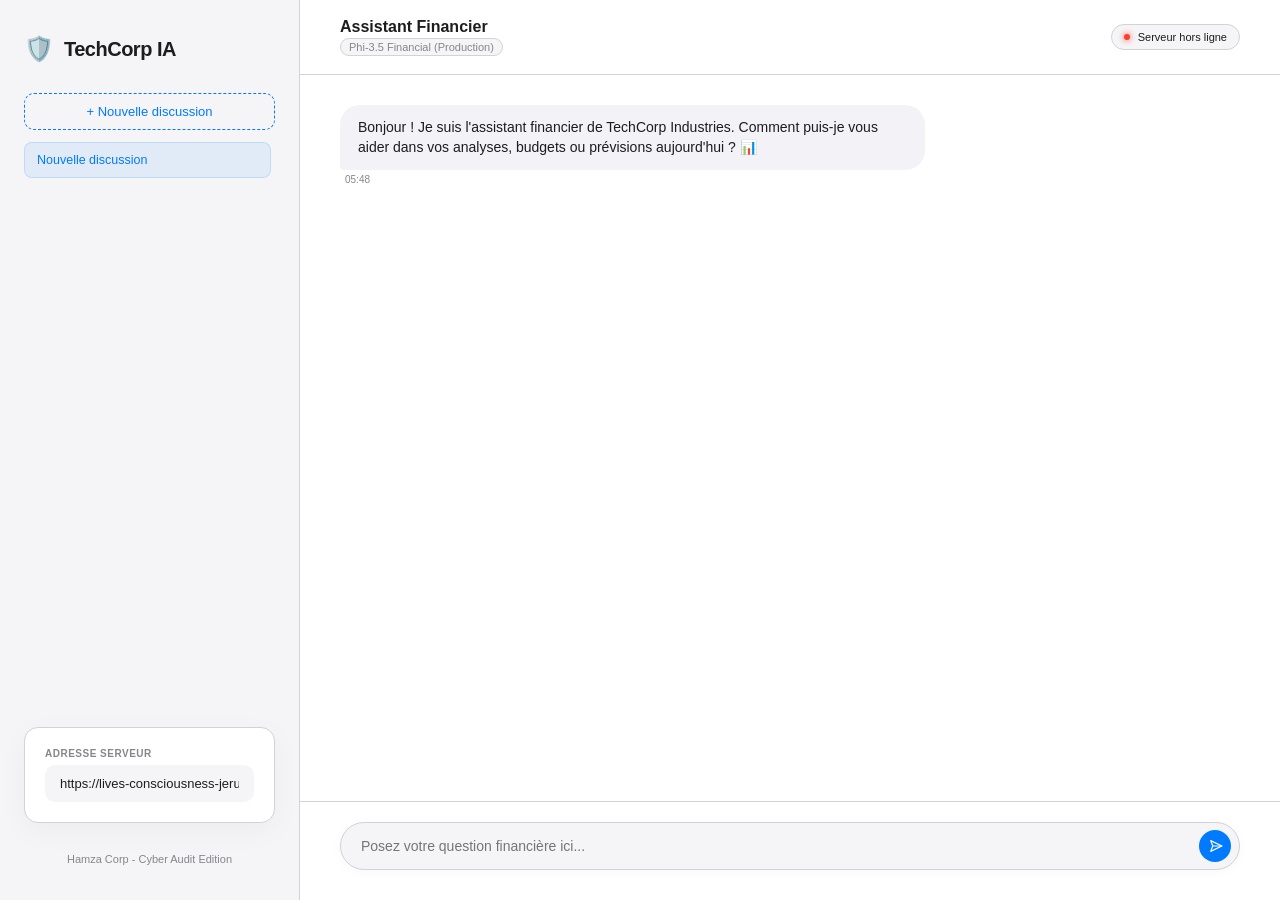
<file: rendu/devweb/index.html>
<!DOCTYPE html>
<html lang="fr">
<head>
    <meta charset="UTF-8">
    <meta name="viewport" content="width=device-width, initial-scale=1.0">
    <title>TechCorp Industries - Assistant Financier</title>
    <link href="https://fonts.googleapis.com/css2?family=Inter:wght@300;400;600;700&display=swap" rel="stylesheet">
    <link rel="stylesheet" href="styles.css">
</head>
<body>
    <div class="app-container">
        <!-- Sidebar / Navigation -->
        <aside class="sidebar">
            <div class="logo-area">
                <span class="logo-icon">🛡️</span>
                <h2>TechCorp <span class="accent-text">IA</span></h2>
            </div>
            
            <div class="chat-history-sidebar">
                <button id="btn-new-chat" class="btn-new-chat">+ Nouvelle discussion</button>
                <div class="history-list" id="history-list">
                    <!-- Dynamic chat list will be loaded here -->
                </div>
            </div>
            <div class="server-config">
                <div class="input-group">
                    <label for="api-url">Adresse Serveur</label>
                    <input type="text" id="api-url" value="https://lives-consciousness-jerusalem-respond.trycloudflare.com" placeholder="https://...trycloudflare.com">
                </div>
            </div>
            <div class="sidebar-footer">
                <p>Hamza Corp - Cyber Audit Edition</p>
            </div>
        </aside>

        <!-- Main Chat Area -->
        <main class="chat-area">
            <!-- Header -->
            <header class="chat-header">
                <div class="model-info">
                    <h3>Assistant Financier</h3>
                    <span class="model-badge">Phi-3.5 Financial (Quantisé)</span>
                </div>
                <div class="status-indicator" id="connection-status">
                    <span class="status-dot"></span>
                    <span class="status-text">Vérification de la connexion...</span>
                </div>
            </header>

            <!-- Chat Messages Container -->
            <section class="messages-container" id="chat-messages">
                <div class="message bot-message">
                    <div class="message-content">
                        <p>Bonjour ! Je suis l'assistant financier de TechCorp Industries. Comment puis-je vous aider dans vos analyses, budgets ou prévisions aujourd'hui ? 💰</p>
                    </div>
                    <span class="message-time">À l'instant</span>
                </div>
            </section>

            <!-- Input Area -->
            <footer class="chat-input-area">
                <form id="chat-form" class="input-form">
                    <input type="text" id="user-input" placeholder="Posez votre question financière ici..." required autocomplete="off">
                    <button type="submit" id="btn-send" class="btn-send">
                        <svg viewBox="0 0 24 24" width="24" height="24" stroke="currentColor" stroke-width="2" fill="none" stroke-linecap="round" stroke-linejoin="round" class="css-i6dz6n"><line x1="22" y1="2" x2="11" y2="13"></line><polygon points="22 2 15 22 11 13 2 9 22 2"></polygon></svg>
                    </button>
                </form>
            </footer>
        </main>
    </div>
    <script src="app.js"></script>
</body>
</html>
</file>
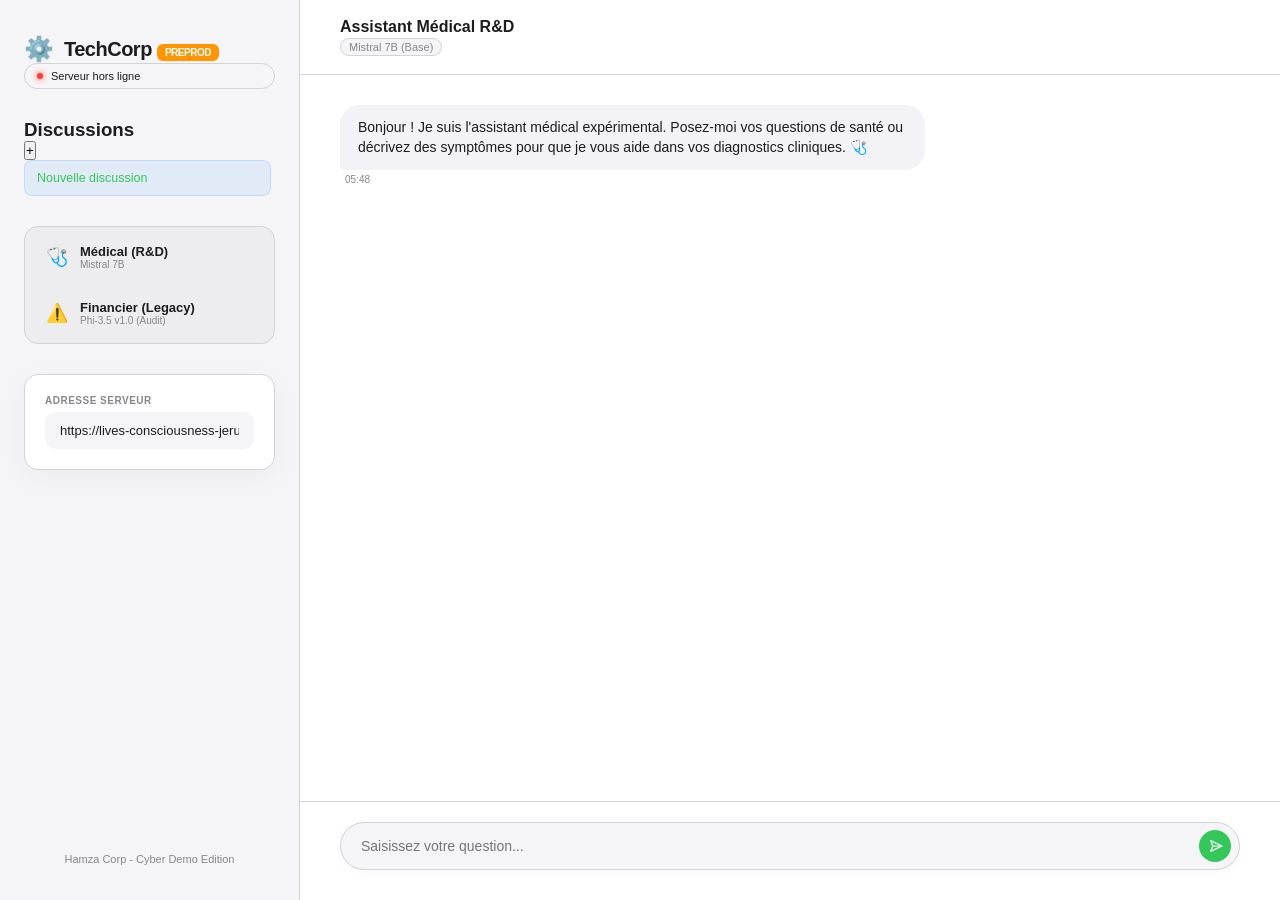
<file: rendu/devweb/preprod.html>
<!DOCTYPE html>
<html lang="fr">
<head>
    <meta charset="UTF-8">
    <meta name="viewport" content="width=device-width, initial-scale=1.0">
    <title>TechCorp Industries - Console de Préproduction</title>
    <link rel="stylesheet" href="styles.css">
    <style>
        /* Cyber Warning specific styles for preprod warning theme */
        body.mode-corrupted {
            --accent: #ff3b30;
            --accent-light: #ffe5e5;
            --bubble-user: #ff3b30;
        }
        
        .badge-preprod {
            background-color: #ff9500;
            color: white;
            padding: 3px 8px;
            border-radius: 6px;
            font-size: 10px;
            font-weight: bold;
            text-transform: uppercase;
        }

        .cyber-alert-box {
            background-color: #ffe5e5;
            border: 1px solid #ff3b30;
            border-radius: 12px;
            padding: 14px;
            margin: 10px 0;
            color: #d70015;
            font-family: monospace;
            font-size: 12px;
            animation: pulse-border 2s infinite;
        }

        @keyframes pulse-border {
            0% { border-color: #ff3b30; }
            50% { border-color: rgba(255, 59, 48, 0.3); }
            100% { border-color: #ff3b30; }
        }
    </style>
</head>
<body>
    <div class="app-container">
        <!-- Sidebar -->
        <aside class="sidebar">
            <div class="sidebar-header">
                <div class="logo-area">
                    <span class="logo-icon">⚙️</span>
                    <h2>TechCorp <span class="badge-preprod">Preprod</span></h2>
                </div>
                <div id="connection-status" class="status-indicator">
                    <span class="status-dot"></span>
                    <span class="status-text">Vérification...</span>
                </div>
            </div>
            
            <div class="history-section">
                <div class="section-header">
                    <h3>Discussions</h3>
                    <button id="btn-new-chat" class="btn-icon" title="Nouvelle discussion">+</button>
                </div>
                <div id="history-list" class="history-list">
                    <!-- Dynamic chat list will be loaded here -->
                </div>
            </div>

            <!-- Model Switcher including Corrupted model for demo purposes -->
            <div class="model-selector-segmented">
                <button class="segment-btn active" data-model="mistral">
                    <span class="icon">🩺</span>
                    <div class="btn-text">
                        <span class="label">Médical (R&D)</span>
                        <span class="sub-label">Mistral 7B</span>
                    </div>
                </button>
                <button class="segment-btn" data-model="phi3_corrupted">
                    <span class="icon">⚠️</span>
                    <div class="btn-text">
                        <span class="label">Financier (Legacy)</span>
                        <span class="sub-label">Phi-3.5 v1.0 (Audit)</span>
                    </div>
                </button>
            </div>
            
            <div class="server-config">
                <div class="input-group">
                    <label for="api-url">Adresse Serveur</label>
                    <input type="text" id="api-url" value="https://lives-consciousness-jerusalem-respond.trycloudflare.com" placeholder="https://...trycloudflare.com">
                </div>
            </div>
            
            <div class="sidebar-footer">
                <p>Hamza Corp - Cyber Demo Edition</p>
            </div>
        </aside>

        <!-- Main Chat Area -->
        <main class="chat-area">
            <header class="chat-header">
                <div class="model-info">
                    <h3>Console de Test</h3>
                    <span class="model-badge">Sélectionnez un modèle</span>
                </div>
            </header>

            <!-- Chat Messages Container -->
            <section class="messages-container" id="chat-messages">
                <!-- Messages will be appended here dynamically -->
            </section>

            <!-- Input Area -->
            <footer class="chat-input-area">
                <form id="chat-form" class="input-form">
                    <input type="text" id="user-input" placeholder="Saisissez votre question..." required autocomplete="off">
                    <button type="submit" id="btn-send" class="btn-send">
                        <svg viewBox="0 0 24 24" width="24" height="24" stroke="currentColor" stroke-width="2" fill="none" stroke-linecap="round" stroke-linejoin="round" class="css-i6dz6n"><line x1="22" y1="2" x2="11" y2="13"></line><polygon points="22 2 15 22 11 13 2 9 22 2"></polygon></svg>
                    </button>
                </form>
            </footer>
        </main>
    </div>

    <script src="preprod.js"></script>
</body>
</html>
</file>
<file: rendu/devweb/styles.css>
/* Apple Premium Minimalist CSS - iMessage & Apple Store Style */

:root {
    --bg-main: #f5f5f7;
    --bg-card: #ffffff;
    --text-primary: #1d1d1f;
    --text-secondary: #86868b;
    --accent: #007aff; /* Apple Blue */
    --accent-light: #e5f1ff;
    --border-color: #d2d2d7;
    --bubble-bot: #f2f2f7;
    --bubble-user: #007aff;
    --shadow-soft: 0 8px 30px rgba(0, 0, 0, 0.04);
    --shadow-input: 0 2px 12px rgba(0, 0, 0, 0.03);
}

* {
    margin: 0;
    padding: 0;
    box-sizing: border-box;
}

body {
    font-family: -apple-system, BlinkMacSystemFont, "SF Pro Text", "SF Pro Icons", "Helvetica Neue", Helvetica, Arial, sans-serif;
    background-color: var(--bg-main);
    color: var(--text-primary);
    height: 100vh;
    overflow: hidden;
    display: flex;
    justify-content: center;
    align-items: center;
    -webkit-font-smoothing: antialiased;
}

.app-container {
    display: flex;
    width: 100vw;
    height: 100vh;
    background-color: var(--bg-card);
}

/* Sidebar Styling - Apple Style (Light translucent look) */
.sidebar {
    width: 300px;
    background-color: #f5f5f7;
    border-right: 1px solid var(--border-color);
    display: flex;
    flex-direction: column;
    padding: 35px 24px;
    gap: 30px;
}

.logo-area {
    display: flex;
    align-items: center;
    gap: 10px;
}

.logo-icon {
    font-size: 24px;
}

.logo-area h2 {
    font-size: 20px;
    font-weight: 600;
    letter-spacing: -0.5px;
    color: var(--text-primary);
}

.accent-text {
    color: var(--text-primary);
    font-weight: 700;
}

.server-config {
    display: flex;
    flex-direction: column;
    gap: 20px;
    background: var(--bg-card);
    border: 1px solid var(--border-color);
    border-radius: 14px;
    padding: 20px;
    box-shadow: var(--shadow-soft);
}

.server-config h3 {
    font-size: 14px;
    font-weight: 600;
    color: var(--text-primary);
}

.input-group {
    display: flex;
    flex-direction: column;
    gap: 6px;
}

.input-group label {
    font-size: 10px;
    font-weight: 600;
    color: var(--text-secondary);
    text-transform: uppercase;
    letter-spacing: 0.5px;
}

.input-group input {
    background-color: #f5f5f7;
    border: 1px solid transparent;
    border-radius: 10px;
    padding: 10px 14px;
    color: var(--text-primary);
    font-size: 13px;
    transition: all 0.2s ease;
}

.input-group input:focus {
    outline: none;
    border-color: var(--accent);
    background-color: var(--bg-card);
}

.btn-primary {
    background-color: var(--text-primary);
    color: white;
    border: none;
    border-radius: 10px;
    padding: 12px;
    font-weight: 500;
    font-size: 13px;
    cursor: pointer;
    transition: all 0.2s ease;
}

.btn-primary:hover {
    background-color: #333336;
}

.sidebar-footer {
    margin-top: auto;
    font-size: 11px;
    color: var(--text-secondary);
    text-align: center;
}

/* Chat Area Styling */
.chat-area {
    flex: 1;
    display: flex;
    flex-direction: column;
    background-color: var(--bg-card);
}

.chat-header {
    height: 75px;
    border-bottom: 1px solid var(--border-color);
    padding: 0 40px;
    display: flex;
    justify-content: space-between;
    align-items: center;
    background-color: rgba(255, 255, 255, 0.8);
    backdrop-filter: blur(20px);
    z-index: 10;
}

.model-info h3 {
    font-size: 16px;
    font-weight: 600;
    color: var(--text-primary);
}

.model-badge {
    font-size: 11px;
    background-color: var(--bg-main);
    border: 1px solid var(--border-color);
    padding: 2px 8px;
    border-radius: 12px;
    color: var(--text-secondary);
    margin-top: 2px;
    display: inline-block;
}

/* Connection Status Dot */
.status-indicator {
    display: flex;
    align-items: center;
    gap: 8px;
    background-color: var(--bg-main);
    border: 1px solid var(--border-color);
    padding: 6px 12px;
    border-radius: 15px;
    font-size: 11px;
    color: var(--text-primary);
}

.status-dot {
    width: 6px;
    height: 6px;
    border-radius: 50%;
    display: inline-block;
}

/* Status States */
.status-connected .status-dot {
    background-color: #34c759; /* Apple Green */
    box-shadow: 0 0 6px #34c759;
}

.status-disconnected .status-dot {
    background-color: #ff3b30; /* Apple Red */
    box-shadow: 0 0 6px #ff3b30;
}

.status-checking .status-dot {
    background-color: #ff9500; /* Apple Orange */
    box-shadow: 0 0 6px #ff9500;
}

/* Chat Messages (iMessage Style) */
.messages-container {
    flex: 1;
    overflow-y: auto;
    padding: 30px 40px;
    display: flex;
    flex-direction: column;
    gap: 15px;
    background-color: var(--bg-card);
}

.message {
    display: flex;
    flex-direction: column;
    max-width: 65%;
}

.user-message {
    align-self: flex-end;
}

.bot-message {
    align-self: flex-start;
}

.message-content {
    padding: 12px 18px;
    border-radius: 20px;
    font-size: 14px;
    line-height: 1.45;
}

.user-message .message-content {
    background-color: var(--bubble-user);
    color: white;
    border-bottom-right-radius: 4px;
}

.bot-message .message-content {
    background-color: var(--bubble-bot);
    color: var(--text-primary);
    border-bottom-left-radius: 4px;
}

.message-time {
    font-size: 10px;
    color: var(--text-secondary);
    margin-top: 4px;
    padding: 0 5px;
}

.user-message .message-time {
    align-self: flex-end;
}

.bot-message .message-time {
    align-self: flex-start;
}

/* Chat Input Form - Apple pill style */
.chat-input-area {
    padding: 20px 40px 30px 40px;
    background-color: var(--bg-card);
    border-top: 1px solid var(--border-color);
}

.input-form {
    display: flex;
    align-items: center;
    background-color: #f5f5f7;
    border: 1px solid var(--border-color);
    border-radius: 24px;
    padding: 5px 8px 5px 20px;
    transition: all 0.2s ease;
    box-shadow: var(--shadow-input);
}

.input-form:focus-within {
    background-color: var(--bg-card);
    border-color: var(--accent);
    box-shadow: 0 0 0 3px rgba(0, 122, 255, 0.15);
}

.input-form input {
    flex: 1;
    background: transparent;
    border: none;
    padding: 10px 0;
    color: var(--text-primary);
    font-size: 14px;
}

.input-form input:focus {
    outline: none;
}

.btn-send {
    background-color: var(--accent);
    color: white;
    border: none;
    border-radius: 50%;
    width: 32px;
    height: 32px;
    display: flex;
    justify-content: center;
    align-items: center;
    cursor: pointer;
    transition: all 0.2s ease;
}

.btn-send:hover {
    transform: scale(1.05);
}

.btn-send svg {
    width: 14px;
    height: 14px;
    transform: rotate(45deg) translate(-1px, 1px);
}

/* Custom scrollbar */
.messages-container::-webkit-scrollbar {
    width: 5px;
}

.messages-container::-webkit-scrollbar-track {
    background: transparent;
}

.messages-container::-webkit-scrollbar-thumb {
    background: #d2d2d7;
    border-radius: 10px;
}

.messages-container::-webkit-scrollbar-thumb:hover {
    background: #86868b;
}

/* Loading state */
.loading-bubble .message-content {
    color: var(--text-secondary);
    font-style: italic;
}

/* Chat History Styles */
.chat-history-sidebar {
    display: flex;
    flex-direction: column;
    gap: 12px;
    flex: 1;
    overflow: hidden;
}

.btn-new-chat {
    background-color: transparent;
    color: var(--accent);
    border: 1px dashed var(--accent);
    border-radius: 10px;
    padding: 10px;
    font-weight: 500;
    font-size: 13px;
    cursor: pointer;
    transition: all 0.2s ease;
    width: 100%;
    text-align: center;
}

.btn-new-chat:hover {
    background-color: var(--accent-light);
    border-style: solid;
}

.history-list {
    display: flex;
    flex-direction: column;
    gap: 6px;
    overflow-y: auto;
    max-height: 250px;
    padding-right: 4px;
}

.history-item {
    display: flex;
    justify-content: space-between;
    align-items: center;
    padding: 10px 12px;
    border-radius: 8px;
    cursor: pointer;
    font-size: 12.5px;
    color: var(--text-primary);
    transition: all 0.2s ease;
    background-color: transparent;
    border: 1px solid transparent;
}

.history-item:hover {
    background-color: rgba(0, 0, 0, 0.03);
}

.history-item.active {
    background-color: rgba(0, 122, 255, 0.08);
    color: var(--accent);
    font-weight: 500;
    border-color: rgba(0, 122, 255, 0.15);
}

.history-title {
    white-space: nowrap;
    overflow: hidden;
    text-overflow: ellipsis;
    flex: 1;
}

.btn-delete-history {
    background: transparent;
    border: none;
    color: var(--text-secondary);
    cursor: pointer;
    font-size: 11px;
    padding: 2px;
    border-radius: 4px;
    display: none;
}

.history-item:hover .btn-delete-history {
    display: block;
}

.btn-delete-history:hover {
    color: #ff3b30;
    background-color: rgba(255, 59, 48, 0.1);
}

/* iOS Segmented Control Styles */
.model-selector-segmented {
    display: flex;
    flex-direction: column;
    gap: 8px;
    background-color: rgba(0, 0, 0, 0.03);
    border: 1px solid var(--border-color);
    border-radius: 14px;
    padding: 6px;
}

.segment-btn {
    display: flex;
    align-items: center;
    gap: 12px;
    background: transparent;
    border: 1px solid transparent;
    border-radius: 10px;
    padding: 10px 14px;
    cursor: pointer;
    transition: all 0.25s cubic-bezier(0.4, 0, 0.2, 1);
    width: 100%;
    text-align: left;
}

.segment-btn .icon {
    font-size: 18px;
}

.segment-btn .btn-text {
    display: flex;
    flex-direction: column;
}

.segment-btn .label {
    font-size: 13px;
    font-weight: 600;
    color: var(--text-primary);
}

.segment-btn .sub-label {
    font-size: 10px;
    color: var(--text-secondary);
}

/* Active Finance State */
.segment-btn.active[data-model="phi3_financial"] {
    background-color: #007aff;
    box-shadow: 0 4px 12px rgba(0, 122, 255, 0.2);
}

.segment-btn.active[data-model="phi3_financial"] .label,
.segment-btn.active[data-model="phi3_financial"] .sub-label {
    color: white;
}

/* Active Medical State */
.segment-btn.active[data-model="mistral_medical"] {
    background-color: #34c759; /* Apple green for health */
    box-shadow: 0 4px 12px rgba(52, 199, 89, 0.2);
}

.segment-btn.active[data-model="mistral_medical"] .label,
.segment-btn.active[data-model="mistral_medical"] .sub-label {
    color: white;
}

/* Dynamic color themes for app based on active mode */
body.mode-medical {
    --accent: #34c759;
    --accent-light: #eafaf1;
    --bubble-user: #34c759;
}
</file>
